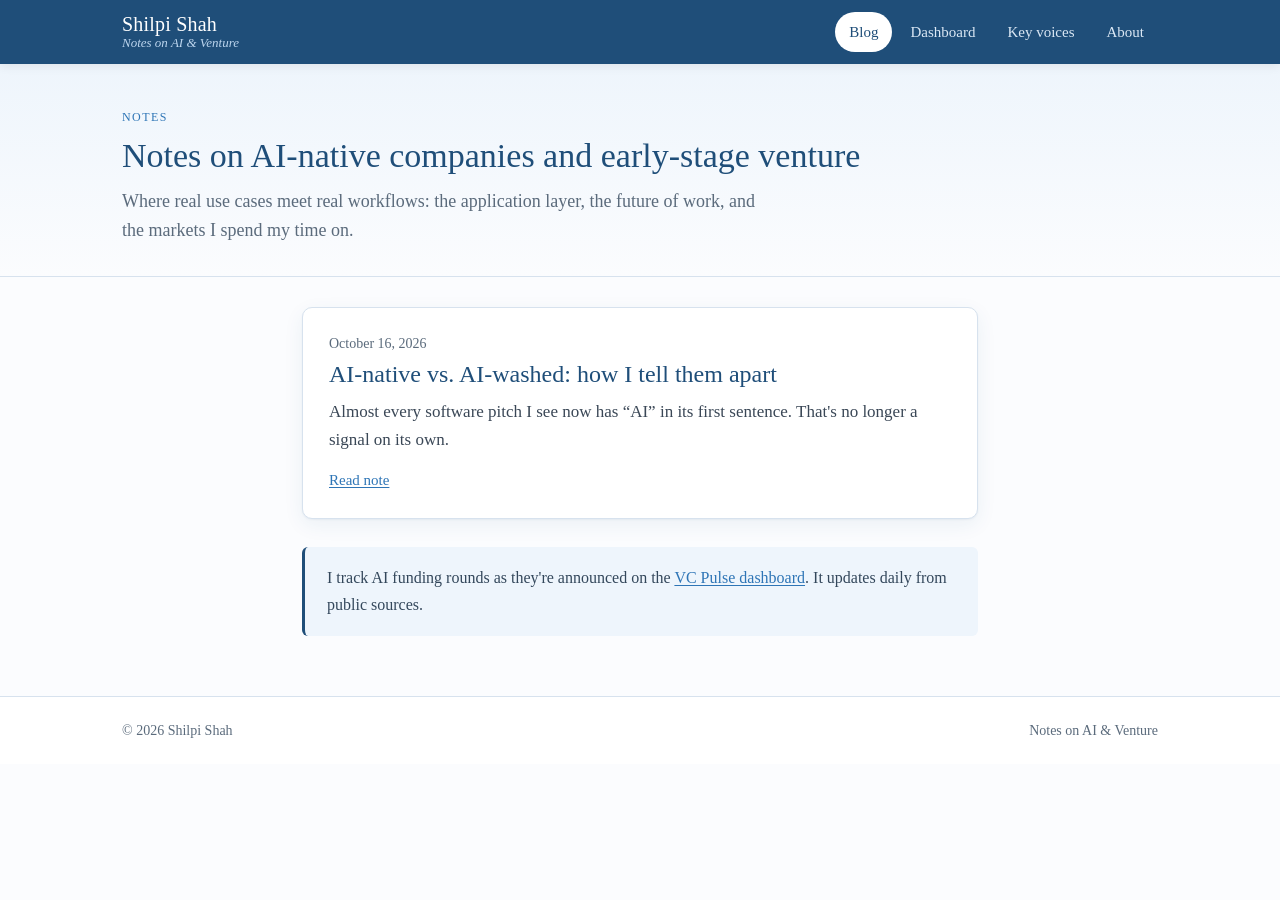
<file: index.html>
<!doctype html>
<html lang="en">
<head>
<meta charset="utf-8">
<meta name="viewport" content="width=device-width,initial-scale=1">
<title>Shilpi Shah: Notes on AI &amp; Venture</title>
<meta name="description" content="Notes on AI-native startups and early-stage venture, a live dashboard of AI funding rounds, and summaries of key voices in AI.">
<link rel="icon" href="data:image/svg+xml,%3Csvg xmlns=%22http://www.w3.org/2000/svg%22 viewBox=%220 0 64 64%22%3E%3Crect width=%2264%22 height=%2264%22 rx=%2214%22 fill=%22%231F4E79%22/%3E%3Ctext x=%2232%22 y=%2243%22 font-family=%22Georgia%22 font-size=%2230%22 fill=%22white%22 text-anchor=%22middle%22%3ESS%3C/text%3E%3C/svg%3E">
<link rel="stylesheet" href="assets/style.css">
</head>
<body>
<header class="site-header"><div class="wrap">
  <a class="brand" href="#blog"><b>Shilpi Shah</b><span>Notes on AI &amp; Venture</span></a>
  <nav class="tabs" id="tabs">
    <a href="#blog" data-tab="blog">Blog</a>
    <a href="#dashboard" data-tab="dashboard">Dashboard</a>
    <a href="#voices" data-tab="voices">Key voices</a>
    <a href="#about" data-tab="about">About</a>
  </nav>
</div></header>

<!-- ============ BLOG ============ -->
<section class="tab" id="tab-blog">
  <div class="hero"><div class="wrap">
    <div class="eyebrow">Notes</div>
    <h1>Notes on AI-native companies and early-stage venture</h1>
    <p>Where real use cases meet real workflows: the application layer, the future of work, and the markets I spend my time on.</p>
  </div></div>
  <main><div class="wrap narrow">
    <div class="post-list">
      <article class="post-card">
        <div class="meta">October 16, 2026</div>
        <h2><a href="posts/ai-native-vs-ai-washed.html">AI-native vs. AI-washed: how I tell them apart</a></h2>
        <p>Almost every software pitch I see now has &ldquo;AI&rdquo; in its first sentence. That's no longer a signal on its own.</p>
        <a class="readmore" href="posts/ai-native-vs-ai-washed.html">Read note</a>
      </article>
    </div>
    <div class="side-note">I track AI funding rounds as they're announced on the <a href="#dashboard">VC Pulse dashboard</a>. It updates daily from public sources.</div>
  </div></main>
</section>

<!-- ============ DASHBOARD ============ -->
<section class="tab" id="tab-dashboard">
  <main><div class="wrap">
    <div class="dash-head">
      <div><div class="eyebrow">VC Pulse</div><h2>AI funding rounds, as they're announced</h2></div>
      <div class="updated"><span class="live-dot"></span>Last updated <span id="updated">…</span></div>
    </div>

    <div class="kpis" id="kpis">
      <div class="kpi"><div class="k-label">Rounds, last 7 days</div><div class="k-val" id="k-week">–</div><div class="k-sub" id="k-week-sub">&nbsp;</div></div>
      <div class="kpi"><div class="k-label">Largest round</div><div class="k-val" id="k-max">–</div><div class="k-sub" id="k-max-sub">&nbsp;</div></div>
      <div class="kpi"><div class="k-label">Most active stage</div><div class="k-val" id="k-stage">–</div><div class="k-sub" id="k-stage-sub">&nbsp;</div></div>
      <div class="kpi"><div class="k-label">Median Series A / B</div><div class="k-val" id="k-ab">–</div><div class="k-sub" id="k-ab-sub">&nbsp;</div></div>
    </div>

    <div class="grid2">
      <div class="card chart"><h3>Rounds by stage <small id="c1-sub"></small></h3><div id="chart-stage"></div></div>
      <div class="card chart"><h3>Disclosed capital by sector <small>$M</small></h3><div id="chart-sector"></div></div>
    </div>

    <div class="card" id="rounds-card" style="margin-bottom:18px">
      <h3>Latest rounds <small id="count"></small></h3>
      <div class="filters">
        <select id="f-stage" aria-label="Stage"></select>
        <select id="f-sector" aria-label="Sector"></select>
        <button class="chip" id="f-ab" type="button" aria-pressed="false">Series A/B only</button>
        <input id="f-q" type="search" placeholder="Search company or investor" aria-label="Search">
      </div>
      <div class="table-wrap"><table id="rounds">
        <thead><tr>
          <th data-k="date">Date</th><th data-k="company">Company</th><th data-k="stage">Stage</th>
          <th data-k="amount_musd" class="amt">Amount</th><th data-k="sectors" class="hide-sm">Sector</th>
          <th data-k="investors" class="hide-sm">Investors</th><th data-k="source" class="hide-sm">Source</th>
        </tr></thead><tbody></tbody>
      </table></div>
      <nav class="pager" id="pager" aria-label="Rounds pages">
        <button type="button" id="pg-prev" class="pg-btn" aria-label="Previous page" aria-controls="rounds">&lsaquo;</button>
        <span id="pg-info" class="pg-info" aria-live="polite">–</span>
        <button type="button" id="pg-next" class="pg-btn" aria-label="Next page" aria-controls="rounds">&rsaquo;</button>
      </nav>
    </div>

    <div class="grid2">
      <div class="card"><h3>News feed <small>latest 5</small></h3><ul class="news" id="news"></ul></div>
      <div class="card"><h3>Sources <small id="sources-asof"></small></h3><ul class="sources" id="sources"></ul></div>
    </div>

    <p class="footnote">Auto-aggregated from public sources; periodic PitchBook snapshots added manually. Round details are parsed from headlines by rules and may be incomplete. Non-USD amounts (≈) are converted approximately. Check figures against the linked source.</p>
  </div></main>
</section>

<!-- ============ KEY VOICES ============ -->
<section class="tab" id="tab-voices">
  <main><div class="wrap">
    <div class="dash-head">
      <div>
        <div class="eyebrow">Voices in AI</div>
        <h2>Key voices</h2>
      </div>
      <div class="updated" id="voices-asof"></div>
    </div>
    <p class="voices-intro">Plain-English summaries of recent posts from people building and funding AI: what they said, and why it matters.</p>
    <div class="voice-grid" id="voice-grid"></div>
    <p class="footnote">Compiled from public posts on X. Excerpts are shortened; open the original for the full post.</p>
  </div></main>
</section>

<!-- ============ ABOUT ============ -->
<section class="tab" id="tab-about">
  <main><div class="wrap narrow">
    <div class="about">
      <img class="headshot" src="assets/headshot.jpg" width="160" height="160" alt="Shilpi Shah">
      <div>
        <h2>About</h2>
        <p>I'm Shilpi Shah, an MBA candidate at The Wharton School focused on early-stage venture investing in AI-native companies at Series A and B.</p>
        <p>Before Wharton, I spent four years in M&amp;A advisory at PwC in San Francisco, working on technology transactions: building models, running diligence, and pressure-testing the stories companies tell about themselves. That background shapes how I look at startups. I start from the workflow, the unit economics, and the likely exit, then work back to the pitch.</p>
        <p>I'm most interested in AI with real use cases, especially where software is starting to do the work and not just assist with it.</p>
        <div class="interests">
          <span class="tag">AI with real use cases</span><span class="tag">Future of work</span><span class="tag">Fintech</span>
          <span class="tag">Energy &amp; AI infrastructure (data centers, power)</span>
        </div>
        <p class="contact"><a href="mailto:shilpihs@wharton.upenn.edu">shilpihs@wharton.upenn.edu</a><a href="https://www.linkedin.com/in/shilpi-shah/" target="_blank" rel="noopener">LinkedIn</a></p>
      </div>
    </div>
  </div></main>
</section>

<footer class="site-footer"><div class="wrap"><span>&copy; 2026 Shilpi Shah</span><span>Notes on AI &amp; Venture</span></div></footer>
<script src="assets/dashboard.js"></script>
</body>
</html>
</file>
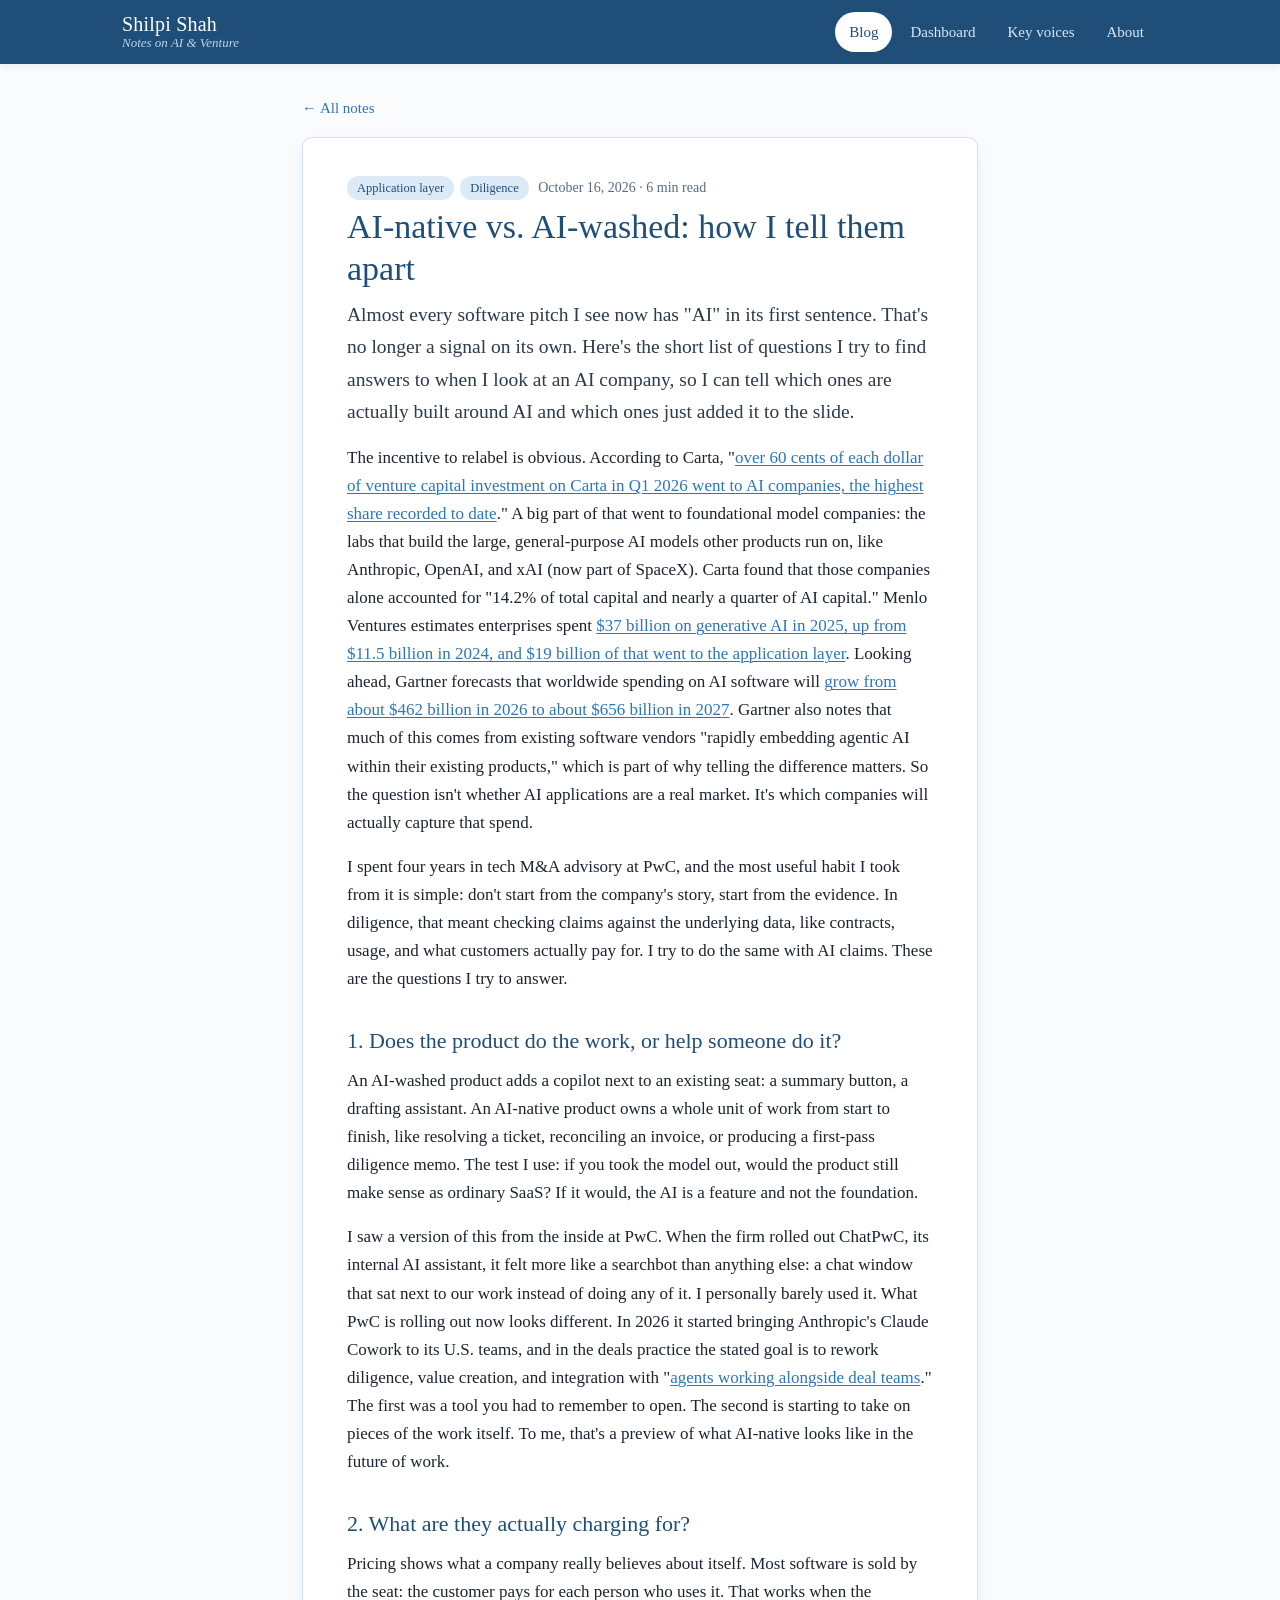
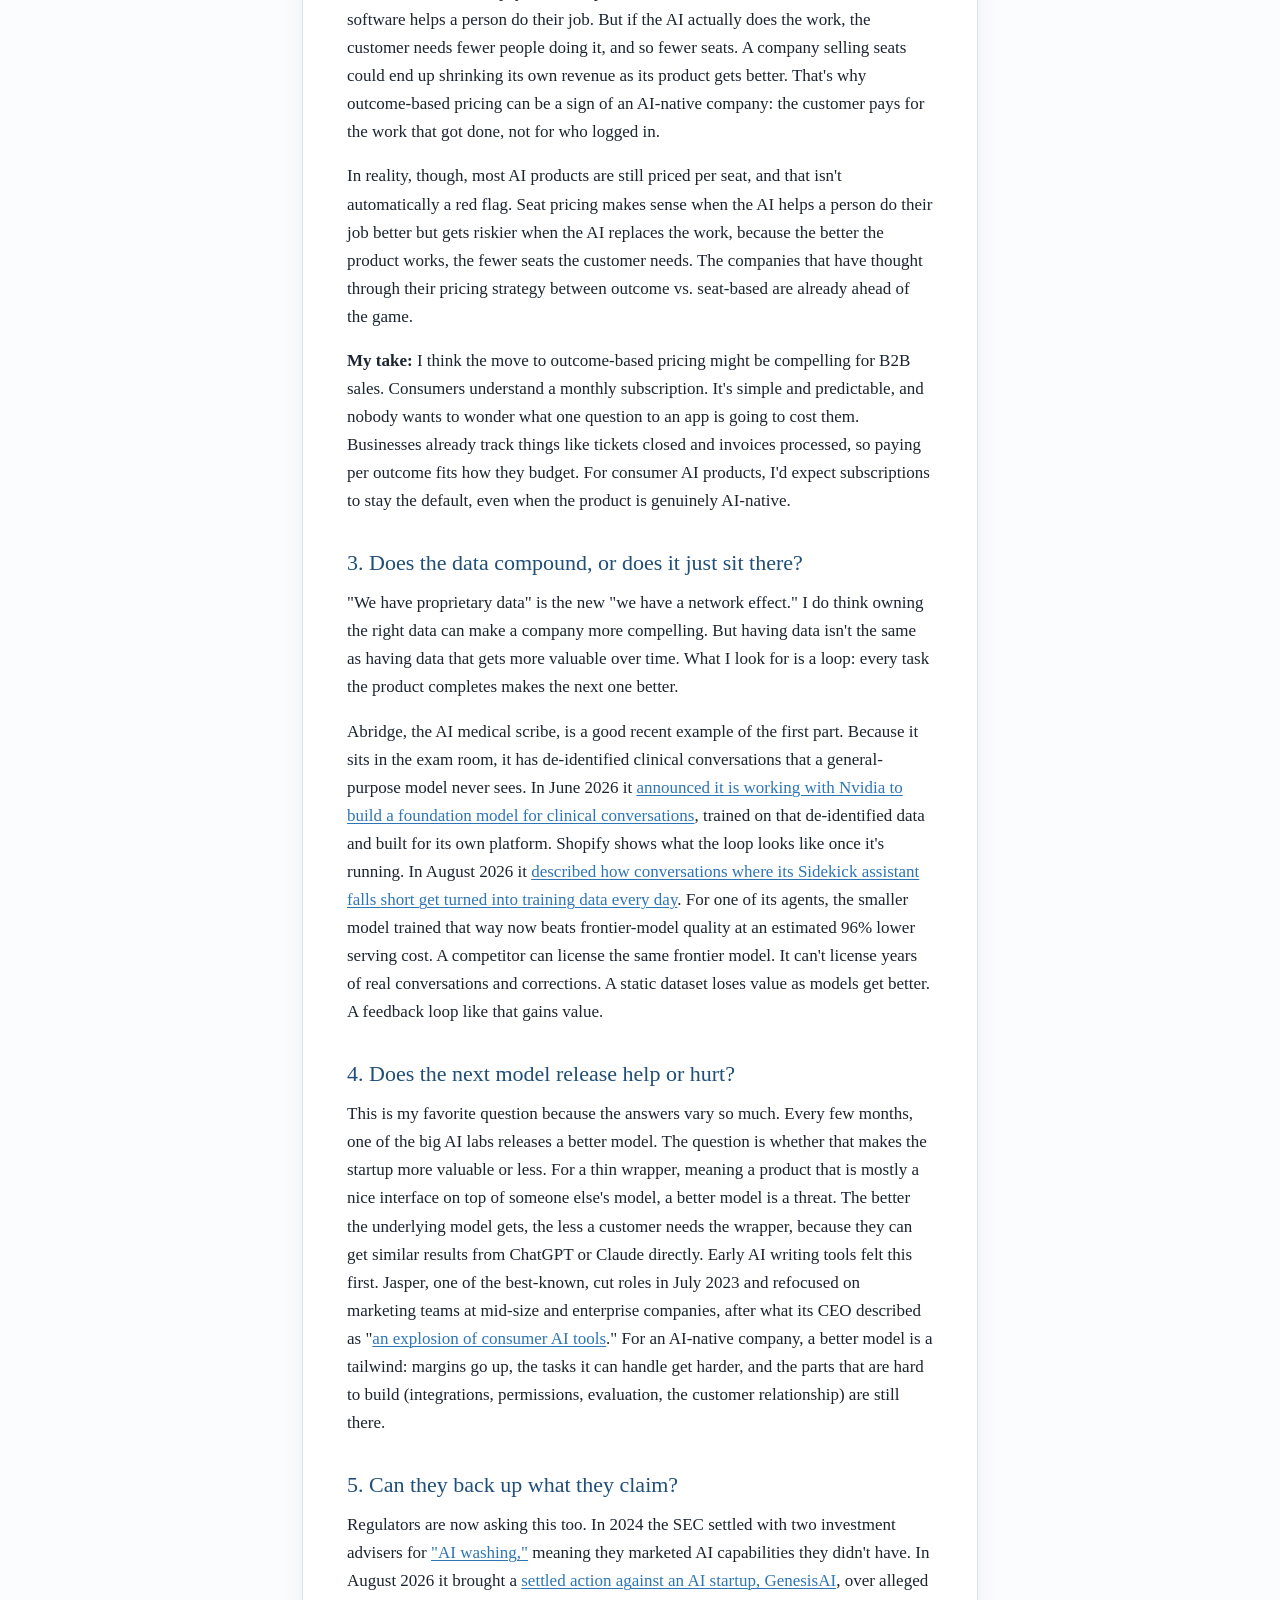
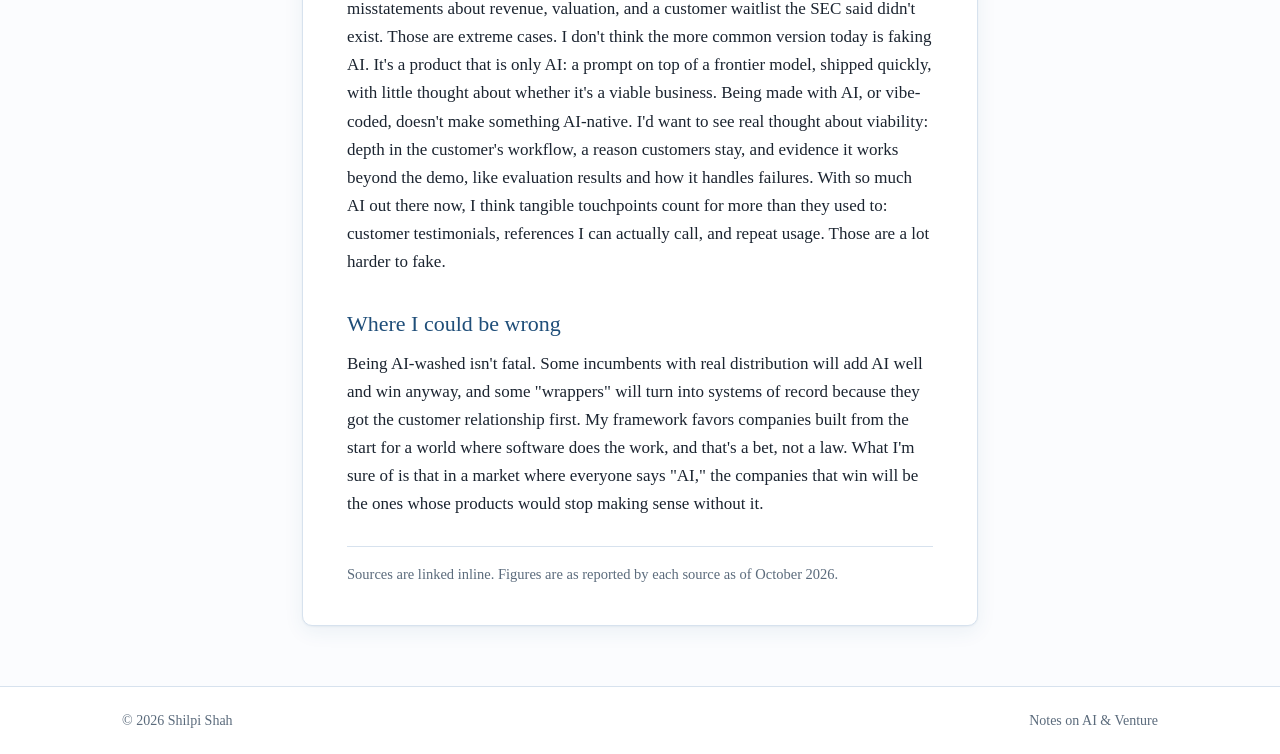
<file: posts/ai-native-vs-ai-washed.html>
<!doctype html>
<html lang="en">
<head>
<meta charset="utf-8">
<meta name="viewport" content="width=device-width,initial-scale=1">
<title>AI-native vs. AI-washed: how I tell them apart | Shilpi Shah</title>
<meta name="description" content="Almost every software pitch now leads with AI. Here are the questions I use to tell a company built around AI from one that only added it to the slide.">
<link rel="icon" href="data:image/svg+xml,%3Csvg xmlns=%22http://www.w3.org/2000/svg%22 viewBox=%220 0 64 64%22%3E%3Crect width=%2264%22 height=%2264%22 rx=%2214%22 fill=%22%231F4E79%22/%3E%3Ctext x=%2232%22 y=%2243%22 font-family=%22Georgia%22 font-size=%2230%22 fill=%22white%22 text-anchor=%22middle%22%3ESS%3C/text%3E%3C/svg%3E">
<link rel="stylesheet" href="../assets/style.css">
</head>
<body>
<header class="site-header"><div class="wrap">
  <a class="brand" href="../index.html#blog"><b>Shilpi Shah</b><span>Notes on AI &amp; Venture</span></a>
  <nav class="tabs"><a href="../index.html#blog" class="active">Blog</a><a href="../index.html#dashboard">Dashboard</a><a href="../index.html#voices">Key voices</a><a href="../index.html#about">About</a></nav>
</div></header>
<main><div class="wrap narrow">
<a class="back" href="../index.html#blog">&larr; All notes</a>
<article class="post">
<div class="meta"><span class="tag">Application layer</span><span class="tag">Diligence</span> October 16, 2026 &middot; 6 min read</div>
<h1>AI-native vs. AI-washed: how I tell them apart</h1>
<p class="lede">Almost every software pitch I see now has "AI" in its first sentence. That's no longer a signal on its own. Here's the short list of questions I try to find answers to when I look at an AI company, so I can tell which ones are actually built around AI and which ones just added it to the slide.</p>

<p>The incentive to relabel is obvious. According to Carta, "<a href="https://carta.com/data/state-of-private-markets-q1-2026/" target="_blank" rel="noopener">over 60 cents of each dollar of venture capital investment on Carta in Q1 2026 went to AI companies, the highest share recorded to date</a>." A big part of that went to foundational model companies: the labs that build the large, general-purpose AI models other products run on, like Anthropic, OpenAI, and xAI (now part of SpaceX). Carta found that those companies alone accounted for "14.2% of total capital and nearly a quarter of AI capital." Menlo Ventures estimates enterprises spent <a href="https://menlovc.com/perspective/2025-the-state-of-generative-ai-in-the-enterprise/" target="_blank" rel="noopener">$37 billion on generative AI in 2025, up from $11.5 billion in 2024, and $19 billion of that went to the application layer</a>. Looking ahead, Gartner forecasts that worldwide spending on AI software will <a href="https://www.gartner.com/en/newsroom/press-releases/2026-09-16-gartner-forecasts-worldwide-ai-spending-to-grow-49-point-5-percent-in-2026" target="_blank" rel="noopener">grow from about $462 billion in 2026 to about $656 billion in 2027</a>. Gartner also notes that much of this comes from existing software vendors "rapidly embedding agentic AI within their existing products," which is part of why telling the difference matters. So the question isn't whether AI applications are a real market. It's which companies will actually capture that spend.</p>

<p>I spent four years in tech M&amp;A advisory at PwC, and the most useful habit I took from it is simple: don't start from the company's story, start from the evidence. In diligence, that meant checking claims against the underlying data, like contracts, usage, and what customers actually pay for. I try to do the same with AI claims. These are the questions I try to answer.</p>

<h2>1. Does the product do the work, or help someone do it?</h2>
<p>An AI-washed product adds a copilot next to an existing seat: a summary button, a drafting assistant. An AI-native product owns a whole unit of work from start to finish, like resolving a ticket, reconciling an invoice, or producing a first-pass diligence memo. The test I use: if you took the model out, would the product still make sense as ordinary SaaS? If it would, the AI is a feature and not the foundation.</p>
<p>I saw a version of this from the inside at PwC. When the firm rolled out ChatPwC, its internal AI assistant, it felt more like a searchbot than anything else: a chat window that sat next to our work instead of doing any of it. I personally barely used it. What PwC is rolling out now looks different. In 2026 it started bringing Anthropic's Claude Cowork to its U.S. teams, and in the deals practice the stated goal is to rework diligence, value creation, and integration with "<a href="https://www.pwc.com/us/en/about-us/newsroom/press-releases/anthropic-pwc-expand-alliance-agentic-enterprise.html" target="_blank" rel="noopener">agents working alongside deal teams</a>." The first was a tool you had to remember to open. The second is starting to take on pieces of the work itself. To me, that's a preview of what AI-native looks like in the future of work.</p>

<h2>2. What are they actually charging for?</h2>
<p>Pricing shows what a company really believes about itself. Most software is sold by the seat: the customer pays for each person who uses it. That works when the software helps a person do their job. But if the AI actually does the work, the customer needs fewer people doing it, and so fewer seats. A company selling seats could end up shrinking its own revenue as its product gets better. That's why outcome-based pricing can be a sign of an AI-native company: the customer pays for the work that got done, not for who logged in.</p>
<p>In reality, though, most AI products are still priced per seat, and that isn't automatically a red flag. Seat pricing makes sense when the AI helps a person do their job better but gets riskier when the AI replaces the work, because the better the product works, the fewer seats the customer needs. The companies that have thought through their pricing strategy between outcome vs. seat-based are already ahead of the game.</p>
<p><strong>My take:</strong> I think the move to outcome-based pricing might be compelling for B2B sales. Consumers understand a monthly subscription. It's simple and predictable, and nobody wants to wonder what one question to an app is going to cost them. Businesses already track things like tickets closed and invoices processed, so paying per outcome fits how they budget. For consumer AI products, I'd expect subscriptions to stay the default, even when the product is genuinely AI-native.</p>

<h2>3. Does the data compound, or does it just sit there?</h2>
<p>"We have proprietary data" is the new "we have a network effect." I do think owning the right data can make a company more compelling. But having data isn't the same as having data that gets more valuable over time. What I look for is a loop: every task the product completes makes the next one better.</p>
<p>Abridge, the AI medical scribe, is a good recent example of the first part. Because it sits in the exam room, it has de-identified clinical conversations that a general-purpose model never sees. In June 2026 it <a href="https://www.abridge.com/press-release/patient-centered-clinician-intelligence-platform-keynote" target="_blank" rel="noopener">announced it is working with Nvidia to build a foundation model for clinical conversations</a>, trained on that de-identified data and built for its own platform. Shopify shows what the loop looks like once it's running. In August 2026 it <a href="https://shopify.engineering/sidekicks-continual-learning-loop" target="_blank" rel="noopener">described how conversations where its Sidekick assistant falls short get turned into training data every day</a>. For one of its agents, the smaller model trained that way now beats frontier-model quality at an estimated 96% lower serving cost. A competitor can license the same frontier model. It can't license years of real conversations and corrections. A static dataset loses value as models get better. A feedback loop like that gains value.</p>

<h2>4. Does the next model release help or hurt?</h2>
<p>This is my favorite question because the answers vary so much. Every few months, one of the big AI labs releases a better model. The question is whether that makes the startup more valuable or less. For a thin wrapper, meaning a product that is mostly a nice interface on top of someone else's model, a better model is a threat. The better the underlying model gets, the less a customer needs the wrapper, because they can get similar results from ChatGPT or Claude directly. Early AI writing tools felt this first. Jasper, one of the best-known, cut roles in July 2023 and refocused on marketing teams at mid-size and enterprise companies, after what its CEO described as "<a href="https://www.jasper.ai/blog/july-11-important-update-from-ceo" target="_blank" rel="noopener">an explosion of consumer AI tools</a>." For an AI-native company, a better model is a tailwind: margins go up, the tasks it can handle get harder, and the parts that are hard to build (integrations, permissions, evaluation, the customer relationship) are still there.</p>

<h2>5. Can they back up what they claim?</h2>
<p>Regulators are now asking this too. In 2024 the SEC settled with two investment advisers for <a href="https://www.sec.gov/newsroom/press-releases/2024-36" target="_blank" rel="noopener">"AI washing,"</a> meaning they marketed AI capabilities they didn't have. In August 2026 it brought a <a href="https://www.dlapiper.com/en-us/insights/publications/2026/10/three-new-sec-cases-show-continued-scrutiny-of-ai-washing-claims" target="_blank" rel="noopener">settled action against an AI startup, GenesisAI</a>, over alleged misstatements about revenue, valuation, and a customer waitlist the SEC said didn't exist. Those are extreme cases. I don't think the more common version today is faking AI. It's a product that is only AI: a prompt on top of a frontier model, shipped quickly, with little thought about whether it's a viable business. Being made with AI, or vibe-coded, doesn't make something AI-native. I'd want to see real thought about viability: depth in the customer's workflow, a reason customers stay, and evidence it works beyond the demo, like evaluation results and how it handles failures. With so much AI out there now, I think tangible touchpoints count for more than they used to: customer testimonials, references I can actually call, and repeat usage. Those are a lot harder to fake.</p>

<h2>Where I could be wrong</h2>
<p>Being AI-washed isn't fatal. Some incumbents with real distribution will add AI well and win anyway, and some "wrappers" will turn into systems of record because they got the customer relationship first. My framework favors companies built from the start for a world where software does the work, and that's a bet, not a law. What I'm sure of is that in a market where everyone says "AI," the companies that win will be the ones whose products would stop making sense without it.</p>

<div class="post-foot">Sources are linked inline. Figures are as reported by each source as of October 2026.</div>
</article>
</div></main>
<footer class="site-footer"><div class="wrap"><span>&copy; 2026 Shilpi Shah</span><span>Notes on AI &amp; Venture</span></div></footer>
</body>
</html>
</file>
<file: assets/style.css>
:root{
  --navy:#1F4E79; --navy-deep:#163a5c; --ink:#1b2430; --muted:#5b6b7c;
  --sky:#DCEAF7; --sky-2:#EEF5FC; --accent:#2E75B6; --line:#d7e2ee; --bg:#fbfcfe; --white:#fff;
  --radius:10px; --shadow:0 1px 2px rgba(31,78,121,.06),0 6px 20px rgba(31,78,121,.07);
}
*{box-sizing:border-box}
html{scroll-behavior:smooth}
body{margin:0;font-family:Georgia,"Times New Roman",serif;color:var(--ink);background:var(--bg);line-height:1.65;font-size:17px;-webkit-font-smoothing:antialiased}
a{color:var(--accent);text-decoration-thickness:1px;text-underline-offset:2px}
a:hover{color:var(--navy)}
.wrap{max-width:1080px;margin:0 auto;padding:0 22px}
.narrow{max-width:720px}

/* header */
.site-header{background:var(--navy);color:#fff;position:sticky;top:0;z-index:20;box-shadow:0 2px 10px rgba(0,0,0,.08)}
.site-header .wrap{display:flex;align-items:center;justify-content:space-between;gap:16px;min-height:64px;flex-wrap:wrap}
.brand{color:#fff;text-decoration:none;display:flex;flex-direction:column;line-height:1.15;padding:10px 0}
.brand b{font-size:20px;letter-spacing:.2px;font-weight:normal}
.brand span{font-size:13px;color:#bcd5ee;font-style:italic}
.brand:hover{color:#fff}
nav.tabs{display:flex;gap:4px}
nav.tabs a{color:#dbe8f5;text-decoration:none;padding:8px 14px;border-radius:999px;font-size:15px;white-space:nowrap}
nav.tabs a:hover{background:rgba(255,255,255,.1);color:#fff}
nav.tabs a.active{background:#fff;color:var(--navy)}

/* hero */
.hero{background:linear-gradient(180deg,var(--sky-2),var(--bg));border-bottom:1px solid var(--line)}
.hero .wrap{padding:44px 22px 30px}
.hero h1{font-size:34px;line-height:1.2;margin:0 0 10px;color:var(--navy);font-weight:normal}
.hero p{margin:0;color:var(--muted);max-width:640px;font-size:18px}
.eyebrow{text-transform:uppercase;letter-spacing:.12em;font-size:12px;color:var(--accent);margin-bottom:8px;font-family:Georgia,serif}

main{padding:30px 0 60px}
section.tab{display:none}
section.tab.show{display:block}

/* blog list */
.post-list{display:grid;gap:18px}
.post-card{background:var(--white);border:1px solid var(--line);border-radius:var(--radius);padding:24px 26px;box-shadow:var(--shadow);transition:transform .15s ease,border-color .15s}
.post-card:hover{transform:translateY(-2px);border-color:#b9cfe5}
.post-card h2{margin:4px 0 8px;font-size:24px;font-weight:normal;line-height:1.3}
.post-card h2 a{color:var(--navy);text-decoration:none}
.post-card p{margin:0 0 12px;color:#3a4756}
.meta{font-size:14px;color:var(--muted)}
.tag{display:inline-block;background:var(--sky);color:var(--navy);border-radius:999px;padding:2px 10px;font-size:12.5px;margin-right:6px}
.readmore{font-size:15px}
.side-note{margin-top:28px;padding:18px 22px;background:var(--sky-2);border-left:3px solid var(--navy);border-radius:6px;color:#33475b;font-size:16px}

/* article */
article.post{background:var(--white);border:1px solid var(--line);border-radius:var(--radius);padding:38px 44px;box-shadow:var(--shadow)}
article.post h1{font-size:34px;line-height:1.22;color:var(--navy);font-weight:normal;margin:6px 0 10px}
article.post h2{font-size:22px;color:var(--navy);font-weight:normal;margin:30px 0 8px}
article.post p{margin:0 0 16px}
article.post blockquote{margin:22px 0;padding:6px 20px;border-left:3px solid var(--accent);color:#33475b;font-style:italic;background:var(--sky-2)}
article.post ul,article.post ol{padding-left:22px}
article.post li{margin-bottom:8px}
.lede{font-size:19.5px;color:#2d3b4a}
.post-foot{margin-top:28px;padding-top:16px;border-top:1px solid var(--line);font-size:14.5px;color:var(--muted)}
.back{display:inline-block;margin-bottom:16px;font-size:15px;text-decoration:none}

/* dashboard */
.dash-head{display:flex;justify-content:space-between;align-items:flex-end;gap:16px;flex-wrap:wrap;margin-bottom:18px}
.dash-head h2{margin:0;line-height:1.25;font-weight:normal;color:var(--navy);font-size:28px}
.updated{font-size:14px;color:var(--muted)}
.live-dot{display:inline-block;width:8px;height:8px;border-radius:50%;background:#2ea44f;margin-right:6px;box-shadow:0 0 0 0 rgba(46,164,79,.6);animation:pulse 2s infinite}
@keyframes pulse{0%{box-shadow:0 0 0 0 rgba(46,164,79,.5)}70%{box-shadow:0 0 0 8px rgba(46,164,79,0)}100%{box-shadow:0 0 0 0 rgba(46,164,79,0)}}
.kpis{display:grid;grid-template-columns:repeat(4,1fr);gap:14px;margin-bottom:18px}
.kpi{background:var(--white);border:1px solid var(--line);border-radius:var(--radius);padding:16px 18px;box-shadow:var(--shadow)}
.kpi .k-label{font-size:12.5px;text-transform:uppercase;letter-spacing:.08em;color:var(--muted)}
.kpi .k-val{font-size:28px;color:var(--navy);margin-top:2px;line-height:1.2}
.kpi .k-sub{font-size:13.5px;color:var(--muted);margin-top:2px;white-space:nowrap;overflow:hidden;text-overflow:ellipsis}
.grid2{display:grid;grid-template-columns:1fr 1fr;gap:14px;margin-bottom:18px}
.card{background:var(--white);border:1px solid var(--line);border-radius:var(--radius);padding:18px 20px;box-shadow:var(--shadow)}
.card h3{margin:0 0 12px;font-weight:normal;color:var(--navy);font-size:19px;display:flex;justify-content:space-between;align-items:baseline;gap:10px}
.card h3 small{font-size:13px;color:var(--muted)}
.chart svg{width:100%;height:auto;display:block}
.chart text{font-family:Georgia,serif}
.filters{display:flex;gap:10px;flex-wrap:wrap;margin-bottom:12px;align-items:center}
.filters select,.filters input{font-family:Georgia,serif;font-size:15px;padding:7px 10px;border:1px solid var(--line);border-radius:8px;background:#fff;color:var(--ink)}
.filters input{min-width:200px;flex:1}
.chip{border:1px solid var(--line);background:#fff;color:var(--navy);border-radius:999px;padding:6px 12px;font-family:Georgia,serif;font-size:14px;cursor:pointer}
.chip.on{background:var(--navy);color:#fff;border-color:var(--navy)}
.table-wrap{overflow-x:auto;-webkit-overflow-scrolling:touch}
table{width:100%;border-collapse:collapse;font-size:15px}
th{text-align:left;font-weight:normal;color:var(--muted);font-size:12.5px;text-transform:uppercase;letter-spacing:.07em;border-bottom:1px solid var(--line);padding:8px 10px;white-space:nowrap;cursor:pointer;user-select:none}
th.sorted{color:var(--navy)}
td{padding:9px 10px;border-bottom:1px solid #edf2f8;vertical-align:top}
tbody tr:hover{background:var(--sky-2)}
td.amt{white-space:nowrap;text-align:right;font-variant-numeric:tabular-nums}
th.amt{text-align:right}
td.co a{color:var(--navy);text-decoration:none;font-weight:bold}
td.co a:hover{text-decoration:underline}
.stage{display:inline-block;padding:1px 9px;border-radius:999px;font-size:12.5px;background:var(--sky);color:var(--navy);white-space:nowrap}
.stage.s-a,.stage.s-b{background:var(--navy);color:#fff}
.stage.s-und{background:#eef1f4;color:#6b7785}
.inv{color:#3a4756;font-size:14px}
.src{color:var(--muted);font-size:13px}
.pager{display:flex;justify-content:flex-end;align-items:center;gap:12px;margin-top:12px}
.pg-btn{width:40px;height:40px;border-radius:50%;border:1px solid var(--navy);background:#fff;color:var(--navy);font-size:24px;line-height:1;font-family:Georgia,serif;cursor:pointer;display:inline-flex;align-items:center;justify-content:center;padding:0 0 3px;transition:background .15s,color .15s}
.pg-btn:hover:not(:disabled){background:var(--navy);color:#fff}
.pg-btn:focus-visible,th:focus-visible,.chip:focus-visible{outline:3px solid #9cc3e6;outline-offset:2px}
.pg-btn:disabled{border-color:var(--line);color:#b6c3d1;background:var(--sky-2);cursor:default}
.pg-info{font-size:14.5px;color:var(--navy);min-width:96px;text-align:center;font-variant-numeric:tabular-nums}
.more{margin-top:10px;text-align:center}
.more button{font-family:Georgia,serif;background:#fff;border:1px solid var(--line);color:var(--navy);padding:7px 16px;border-radius:8px;cursor:pointer}
.news{list-style:none;padding:0;margin:0}
.news li{padding:10px 0;border-bottom:1px solid #edf2f8}
.news li:last-child{border-bottom:none}
.news a{color:var(--ink);text-decoration:none}
.news a:hover{color:var(--accent);text-decoration:underline}
.news .src{display:block;margin-top:2px}
.sources{list-style:none;padding:0;margin:0;font-size:14.5px}
.sources li{display:flex;justify-content:space-between;gap:10px;padding:6px 0;border-bottom:1px dashed #e3eaf2}
.ok{color:#2e7d4f}.err{color:#a35a00}
.empty{padding:26px;text-align:center;color:var(--muted);background:var(--sky-2);border-radius:8px;border:1px dashed #b9cfe5}
.empty b{display:block;color:var(--navy);font-size:20px;font-weight:normal;margin-bottom:4px}
.footnote{font-size:13.5px;color:var(--muted);margin-top:16px;font-style:italic}

/* key voices */
.voices-intro{margin:-6px 0 18px;max-width:680px;color:var(--muted);font-size:17.5px}
.voice-grid{display:grid;grid-template-columns:1fr 1fr;gap:14px}
.voice{background:var(--white);border:1px solid var(--line);border-radius:var(--radius);padding:18px 20px;box-shadow:var(--shadow)}
.voice h3{margin:0;font-size:18px;font-weight:normal;color:var(--navy);line-height:1.3}
.voice-role{margin:3px 0 0;font-size:13.5px;color:var(--muted);line-height:1.4}
.voice-item{margin-top:14px;padding-top:14px;border-top:1px solid #edf2f8}
.voice-date{margin:0 0 6px;font-size:12.5px;letter-spacing:.06em;text-transform:uppercase;color:var(--muted)}
.voice-plain{margin:0 0 8px;font-size:16px;line-height:1.5;color:var(--ink)}
.voice-quote{margin:0 0 10px;padding:6px 12px;border-left:3px solid var(--accent);background:var(--sky-2);color:var(--muted);font-style:italic;font-size:13.5px;line-height:1.45}
.voice-why{margin:0 0 8px;font-size:14.5px;line-height:1.45;color:#33475b}
.voice-why b{display:block;margin-bottom:2px;font-weight:normal;font-size:12px;letter-spacing:.06em;text-transform:uppercase;color:var(--accent)}
.voice-link{font-size:14.5px}
.voice-missing{margin:0;color:var(--muted);font-size:15px}

/* about */
.about{display:grid;grid-template-columns:160px 1fr;gap:28px;align-items:start}
.headshot{width:160px;height:160px;max-width:100%;border-radius:50%;object-fit:cover;display:block}
.about h2{margin-top:0;font-weight:normal;color:var(--navy);font-size:28px}
.interests{display:flex;flex-wrap:wrap;gap:8px;margin:12px 0 20px}
.contact a{display:inline-block;margin-right:16px}

footer.site-footer{border-top:1px solid var(--line);padding:22px 0;color:var(--muted);font-size:14px;background:#fff}
footer.site-footer .wrap{display:flex;justify-content:space-between;flex-wrap:wrap;gap:10px}

@media (max-width:860px){
  .kpis{grid-template-columns:repeat(2,1fr)}
  .grid2,.voice-grid{grid-template-columns:1fr}
}
@media (max-width:640px){
  body{font-size:16px}
  .hero h1,article.post h1{font-size:27px}
  article.post{padding:24px 20px}
  .about{grid-template-columns:1fr;justify-items:start}
  .headshot{width:140px;height:140px}
  nav.tabs{width:100%;display:grid;grid-template-columns:repeat(4,minmax(0,1fr));gap:4px;padding-bottom:10px}
  nav.tabs a{text-align:center;padding:7px 6px;font-size:14px}
  .kpi .k-val{font-size:22px}
  .kpi .k-label{font-size:11px;letter-spacing:.05em}
  .kpi{padding:13px 14px}
  .dash-head h2{font-size:24px}
  td,th{padding:8px 6px}
  .hide-sm{display:none}
  .pager{justify-content:center}
  .pg-btn{width:44px;height:44px}
}
@media (max-width:420px){
  nav.tabs{grid-template-columns:1fr 1fr;gap:6px}
  nav.tabs a{font-size:15px;padding:8px 10px}
}
</file>
